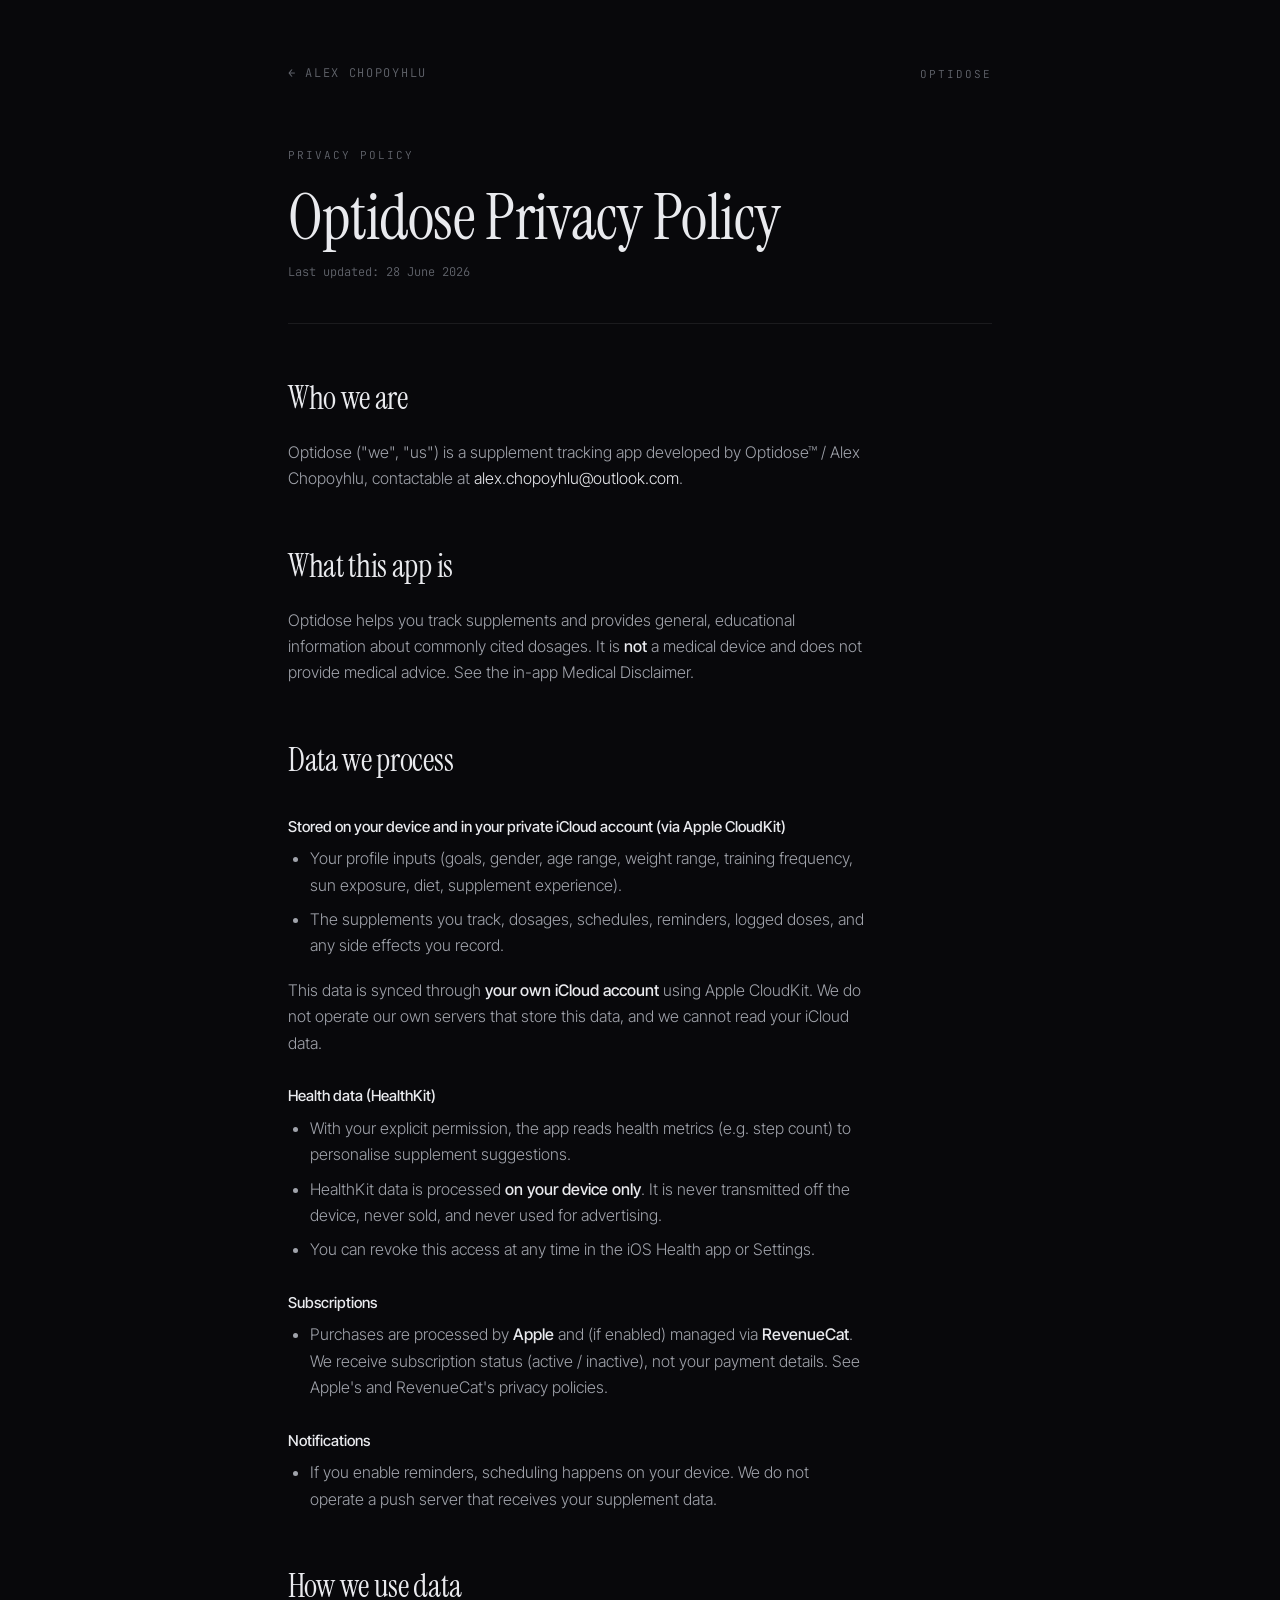
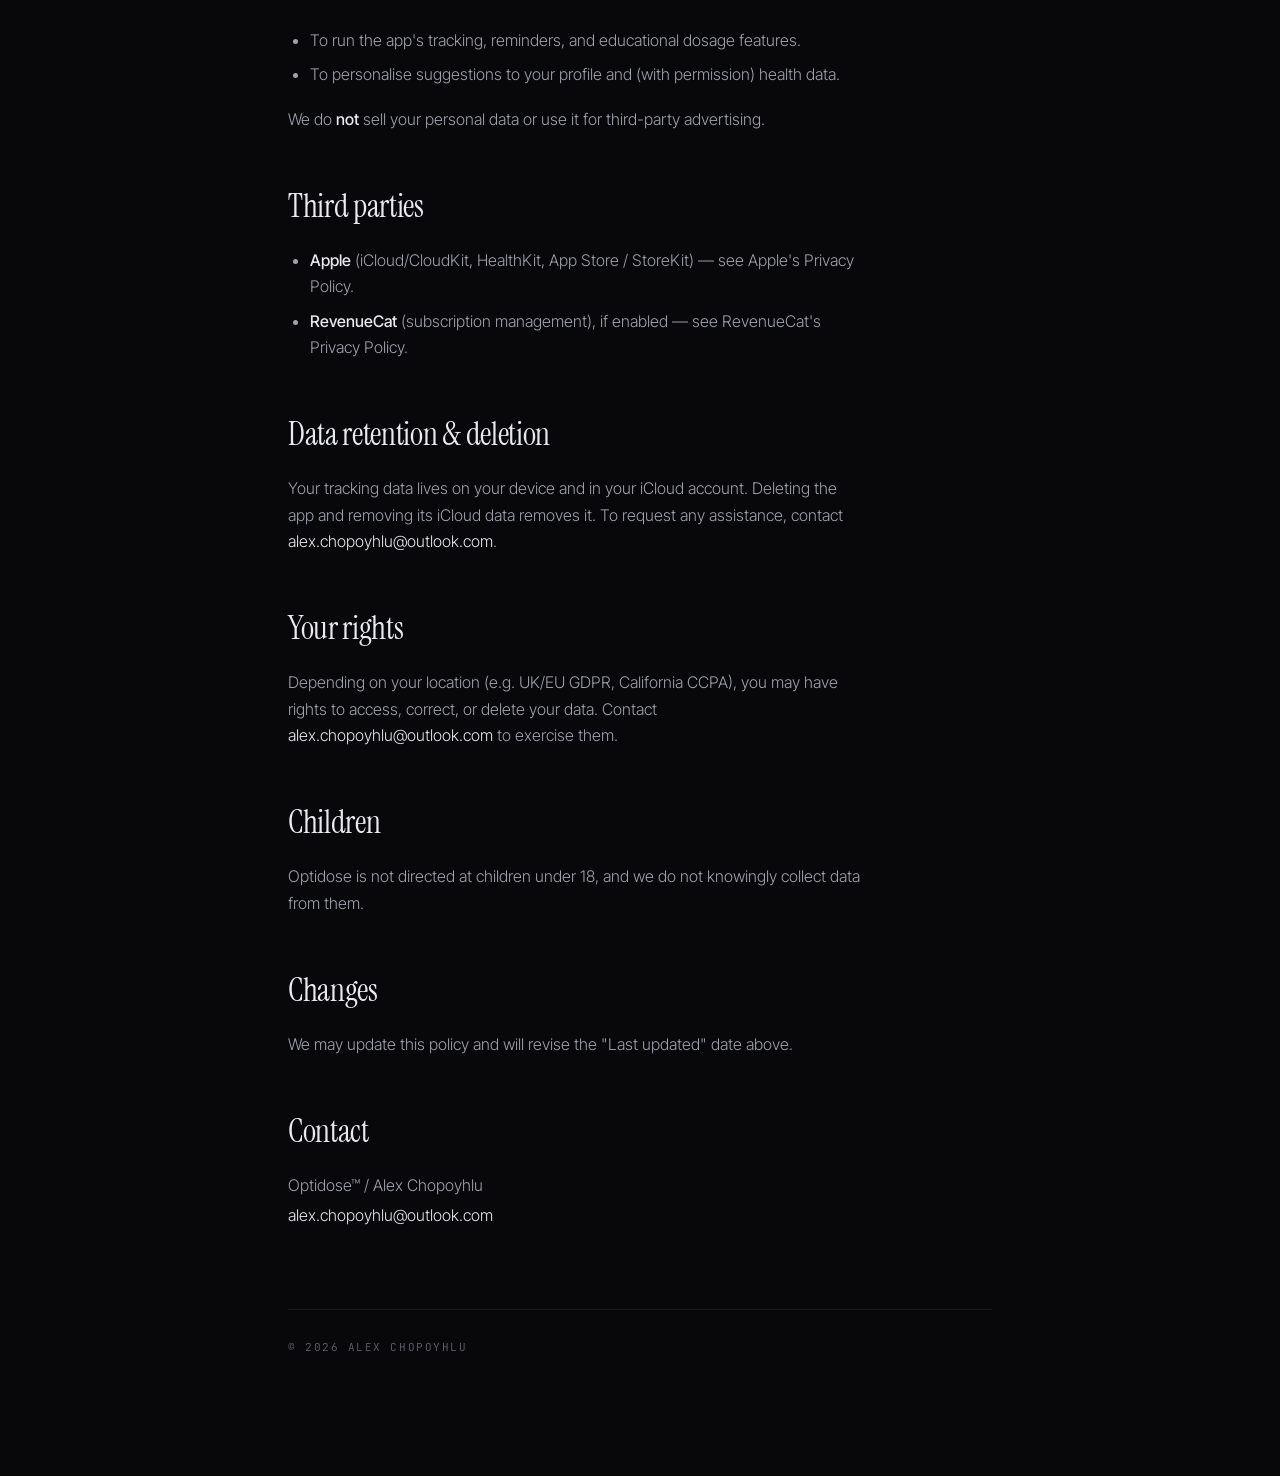
<file: optidose/privacy-policy/index.html>
<!DOCTYPE html>
<html lang="en">
<head>
<meta charset="UTF-8" />
<meta name="viewport" content="width=device-width, initial-scale=1.0" />
<title>Optidose Privacy Policy — Alex Chopoyhlu</title>
<meta name="description" content="Privacy policy for the Optidose supplement tracking app." />

<link rel="preconnect" href="https://fonts.googleapis.com" />
<link rel="preconnect" href="https://fonts.gstatic.com" crossorigin />
<link href="https://fonts.googleapis.com/css2?family=Instrument+Serif:ital@0;1&family=Inter+Tight:wght@300;400;500;600&family=JetBrains+Mono:wght@400;500;600&display=swap" rel="stylesheet" />

<style>
  :root {
    --bg: #08080b;
    --surface: rgba(255,255,255,0.02);
    --hairline: rgba(255,255,255,0.08);
    --hairline-2: rgba(255,255,255,0.14);
    --text: #e9eaee;
    --text-2: #a0a3ab;
    --text-3: #62656d;
    --accent: #d6dae0;
    --font-display: "Instrument Serif", "Times New Roman", serif;
    --font-mono: "JetBrains Mono", ui-monospace, "SF Mono", Menlo, monospace;
    --font-sans: "Inter Tight", "IBM Plex Sans", system-ui, sans-serif;
  }

  * { box-sizing: border-box; }

  html { -webkit-text-size-adjust: 100%; }

  body {
    margin: 0;
    background: var(--bg);
    color: var(--text);
    font-family: var(--font-sans);
    font-weight: 300;
    line-height: 1.65;
    -webkit-font-smoothing: antialiased;
    text-rendering: optimizeLegibility;
  }

  ::selection { background: var(--accent); color: #000; }

  a { color: var(--text); text-decoration: none; }

  .wrap {
    max-width: 760px;
    margin: 0 auto;
    padding: 64px 28px 120px;
  }

  .topbar {
    display: flex;
    align-items: center;
    justify-content: space-between;
    margin-bottom: 56px;
  }

  .back {
    font-family: var(--font-mono);
    font-size: 12px;
    color: var(--text-3);
    text-transform: uppercase;
    letter-spacing: 0.14em;
    transition: color 200ms ease;
  }
  .back:hover { color: var(--text); }

  .eyebrow {
    font-family: var(--font-mono);
    font-size: 11px;
    color: var(--text-3);
    text-transform: uppercase;
    letter-spacing: 0.18em;
  }

  h1 {
    font-family: var(--font-display);
    font-weight: 400;
    font-size: clamp(38px, 7vw, 64px);
    line-height: 1.05;
    letter-spacing: -0.01em;
    margin: 18px 0 12px;
    color: var(--text);
  }

  .updated {
    font-family: var(--font-mono);
    font-size: 12px;
    color: var(--text-3);
    margin: 0 0 8px;
  }

  .hairline {
    height: 1px;
    background: var(--hairline);
    width: 100%;
    margin: 40px 0;
  }

  h2 {
    font-family: var(--font-display);
    font-weight: 400;
    font-size: clamp(24px, 3.6vw, 32px);
    letter-spacing: -0.01em;
    margin: 48px 0 14px;
    color: var(--text);
  }

  h3 {
    font-family: var(--font-sans);
    font-weight: 500;
    font-size: 15px;
    color: var(--text);
    margin: 28px 0 6px;
  }

  p {
    color: var(--text-2);
    margin: 0 0 18px;
    max-width: 64ch;
  }

  ul {
    color: var(--text-2);
    margin: 0 0 18px;
    padding-left: 22px;
    max-width: 64ch;
  }
  li { margin: 0 0 8px; }

  strong { color: var(--text); font-weight: 500; }

  .lead {
    font-size: 17px;
    color: var(--text-2);
  }

  .footer {
    margin-top: 80px;
    padding-top: 28px;
    border-top: 1px solid var(--hairline);
    font-family: var(--font-mono);
    font-size: 11px;
    color: var(--text-3);
    text-transform: uppercase;
    letter-spacing: 0.14em;
  }

  .contact-block p { margin: 0 0 4px; }
</style>
</head>
<body>
  <main class="wrap">
    <div class="topbar">
      <a class="back" href="/">← Alex Chopoyhlu</a>
      <span class="eyebrow">Optidose</span>
    </div>

    <span class="eyebrow">Privacy Policy</span>
    <h1>Optidose Privacy Policy</h1>
    <p class="updated">Last updated: 28 June 2026</p>

    <div class="hairline"></div>

    <h2>Who we are</h2>
    <p>Optidose ("we", "us") is a supplement tracking app developed by Optidose™ / Alex Chopoyhlu, contactable at <a href="mailto:alex.chopoyhlu@outlook.com">alex.chopoyhlu@outlook.com</a>.</p>

    <h2>What this app is</h2>
    <p>Optidose helps you track supplements and provides general, educational information about commonly cited dosages. It is <strong>not</strong> a medical device and does not provide medical advice. See the in-app Medical Disclaimer.</p>

    <h2>Data we process</h2>

    <h3>Stored on your device and in your private iCloud account (via Apple CloudKit)</h3>
    <ul>
      <li>Your profile inputs (goals, gender, age range, weight range, training frequency, sun exposure, diet, supplement experience).</li>
      <li>The supplements you track, dosages, schedules, reminders, logged doses, and any side effects you record.</li>
    </ul>
    <p>This data is synced through <strong>your own iCloud account</strong> using Apple CloudKit. We do not operate our own servers that store this data, and we cannot read your iCloud data.</p>

    <h3>Health data (HealthKit)</h3>
    <ul>
      <li>With your explicit permission, the app reads health metrics (e.g. step count) to personalise supplement suggestions.</li>
      <li>HealthKit data is processed <strong>on your device only</strong>. It is never transmitted off the device, never sold, and never used for advertising.</li>
      <li>You can revoke this access at any time in the iOS Health app or Settings.</li>
    </ul>

    <h3>Subscriptions</h3>
    <ul>
      <li>Purchases are processed by <strong>Apple</strong> and (if enabled) managed via <strong>RevenueCat</strong>. We receive subscription status (active / inactive), not your payment details. See Apple's and RevenueCat's privacy policies.</li>
    </ul>

    <h3>Notifications</h3>
    <ul>
      <li>If you enable reminders, scheduling happens on your device. We do not operate a push server that receives your supplement data.</li>
    </ul>

    <h2>How we use data</h2>
    <ul>
      <li>To run the app's tracking, reminders, and educational dosage features.</li>
      <li>To personalise suggestions to your profile and (with permission) health data.</li>
    </ul>
    <p>We do <strong>not</strong> sell your personal data or use it for third-party advertising.</p>

    <h2>Third parties</h2>
    <ul>
      <li><strong>Apple</strong> (iCloud/CloudKit, HealthKit, App Store / StoreKit) — see Apple's Privacy Policy.</li>
      <li><strong>RevenueCat</strong> (subscription management), if enabled — see RevenueCat's Privacy Policy.</li>
    </ul>

    <h2>Data retention &amp; deletion</h2>
    <p>Your tracking data lives on your device and in your iCloud account. Deleting the app and removing its iCloud data removes it. To request any assistance, contact <a href="mailto:alex.chopoyhlu@outlook.com">alex.chopoyhlu@outlook.com</a>.</p>

    <h2>Your rights</h2>
    <p>Depending on your location (e.g. UK/EU GDPR, California CCPA), you may have rights to access, correct, or delete your data. Contact <a href="mailto:alex.chopoyhlu@outlook.com">alex.chopoyhlu@outlook.com</a> to exercise them.</p>

    <h2>Children</h2>
    <p>Optidose is not directed at children under 18, and we do not knowingly collect data from them.</p>

    <h2>Changes</h2>
    <p>We may update this policy and will revise the "Last updated" date above.</p>

    <h2>Contact</h2>
    <div class="contact-block">
      <p>Optidose™ / Alex Chopoyhlu</p>
      <p><a href="mailto:alex.chopoyhlu@outlook.com">alex.chopoyhlu@outlook.com</a></p>
    </div>

    <div class="footer">© 2026 Alex Chopoyhlu</div>
  </main>
</body>
</html>
</file>
